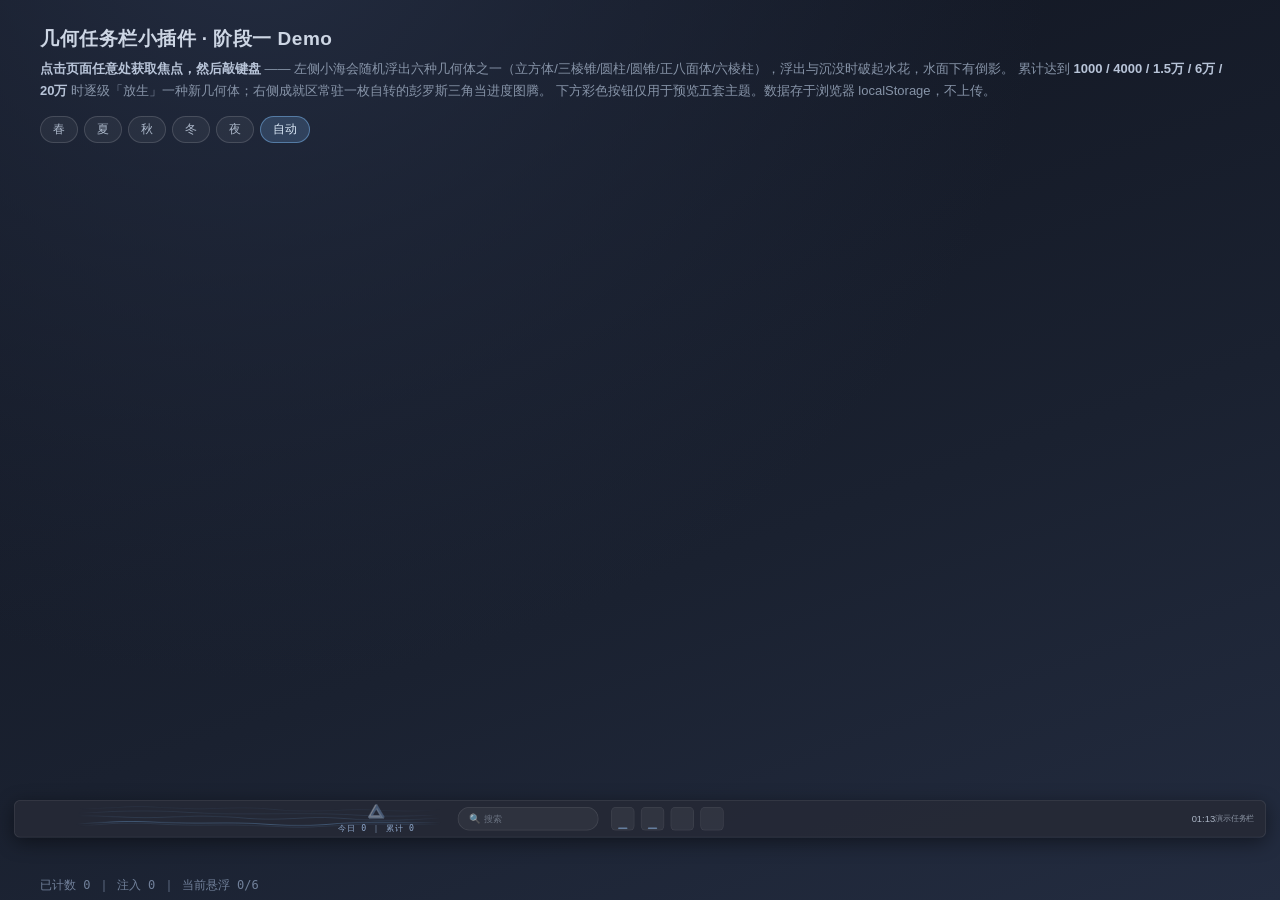
<file: 源码/index.html>
<!DOCTYPE html>
<html lang="zh-CN">
<head>
<meta charset="UTF-8">
<meta name="viewport" content="width=device-width, initial-scale=1.0">
<title>几何任务栏小插件 · 阶段一 Demo</title>
<link rel="stylesheet" href="style.css?v=20260919-8">
</head>
<body class="season-summer">

  <header class="demo-head">
    <h1>几何任务栏小插件 · 阶段一 Demo</h1>
    <p>
      <b>点击页面任意处获取焦点，然后敲键盘</b> —— 左侧小海会随机浮出六种几何体之一（立方体/三棱锥/圆柱/圆锥/正八面体/六棱柱），浮出与沉没时破起水花，水面下有倒影。
      累计达到 <b>1000 / 4000 / 1.5万 / 6万 / 20万</b> 时逐级「放生」一种新几何体；右侧成就区常驻一枚自转的彭罗斯三角当进度图腾。
      下方彩色按钮仅用于预览五套主题。数据存于浏览器 localStorage，不上传。
    </p>
    <div class="controls" id="controls">
      <button data-season="spring">春</button>
      <button data-season="summer">夏</button>
      <button data-season="autumn">秋</button>
      <button data-season="winter">冬</button>
      <button data-mode="night">夜</button>
      <button data-mode="auto">自动</button>
    </div>
  </header>

  <div class="stage">
    <div class="band-outer" id="bandOuter">
      <div class="band" id="band">
        <canvas id="bandCanvas"></canvas>

        <!-- 模拟任务栏中间内容（仅演示遮挡参考） -->
        <div class="fake-center">
          <div class="fake-search">🔍 搜索</div>
          <div class="fake-icons">
            <div class="fake-icon underline"></div>
            <div class="fake-icon underline"></div>
            <div class="fake-icon"></div>
            <div class="fake-icon"></div>
          </div>
        </div>
        <div class="fake-clock" id="fakeClock">--:--<br><span style="font-size:10px;opacity:.75">演示任务栏</span></div>

        <!-- 成就区：徽章 + 累计总数 -->
        <div class="achv">
          <div class="achv-badges" id="achvBadges"></div>
          <div class="achv-total" id="achvTotal">累计 0</div>
        </div>
      </div>
    </div>
  </div>

  <div class="demo-stats" id="demoStats">
    已计数 0 ｜ 动画丢弃 0 ｜ 当前悬浮 0/6
  </div>

  <!-- 模块（顺序依赖：config → theme/shapes/ocean/badges/keyboard → fountain/achievements） -->
  <script src="src/config.js?v=20260919-8"></script>
  <script src="src/theme.js?v=20260919-8"></script>
  <script src="src/shapes.js?v=20260919-8"></script>
  <script src="src/ocean.js?v=20260919-8"></script>
  <script src="src/badges.js?v=20260919-8"></script>
  <script src="src/keyboard-source.js?v=20260919-8"></script>
  <script src="src/fountain.js?v=20260919-8"></script>
  <script src="src/trail.js?v=20260919-8"></script>
  <script src="src/achievements.js?v=20260919-8"></script>
  <script>
  (function () {
    var cfg = GOW.config;

    // ---- 画布（dpr 高清）----
    var canvas = document.getElementById('bandCanvas');
    var dpr = Math.min(window.devicePixelRatio || 1, 2);
    canvas.width = cfg.W * dpr;
    canvas.height = cfg.H * dpr;
    var ctx = canvas.getContext('2d');
    ctx.scale(dpr, dpr);

    // ---- 自适应缩放（窗口 < 1600 时等比缩小整条带）----
    var outer = document.getElementById('bandOuter');
    var band = document.getElementById('band');
    function fit() {
      var s = Math.min(1, (window.innerWidth - 28) / cfg.W);
      outer.style.width = (cfg.W * s) + 'px';
      outer.style.height = (cfg.H * s) + 'px';
      band.style.transform = 'scale(' + s + ')';
    }
    window.addEventListener('resize', fit);
    fit();

    // ---- 成就区 DOM：永久陈列自转的彭罗斯三角（★ 2026-09-19 新语义，与桌面壳一致）----
    // 不再是「最新解锁的那枚徽章」——改为「图腾常驻 + 逐级放生几何体」：
    //   未集齐时半透明，全部放生后全亮。
    var badgesEl = document.getElementById('achvBadges');
    var totalEl = document.getElementById('achvTotal');
    var TOTEM = GOW.BADGES[GOW.BADGES.length - 1];     // 彭罗斯三角
    var totemReady = false;
    function renderBadges(unlockedCount) {
      if (!totemReady) {
        var div = document.createElement('div');
        div.className = 'badge';
        div.innerHTML = TOTEM.svg;
        badgesEl.appendChild(div);
        totemReady = true;
      }
      var done = unlockedCount >= cfg.levels.length;
      badgesEl.style.opacity = done ? '1' : '0.42';
      badgesEl.title = done
        ? '彭罗斯三角 · 几何体已全部放生'
        : '彭罗斯三角 · 已放生 ' + unlockedCount + ' / ' + cfg.levels.length + ' 种几何体';
    }

    // ★ 随机浮出池 = 基础池 + 已放生的几何体（成就驱动）
    function applyPool() {
      try { GOW.fountain.setPool(GOW.achievements.unlockedTypes()); } catch (e) { }
    }

    GOW.achievements.init({
      renderBadges: renderBadges,
      setTotal: function () { },   // 滚动动画是数字的唯一写入方（避免两次写入打架）
      onUnlock: function () { applyPool(); }   // 网页演示版：无弹窗，只放生几何体
    });
    applyPool();
    // 数字缓动从已存值起步（加载时不从 0 滚，只有增量滚动）
    dispTotal = GOW.achievements.stats().total;
    dispToday = GOW.achievements.stats().today.count;

    // ---- 键盘数据源（自动选择）----
    // 浏览器 / 阶段 2a：页面内键盘（createWebSource）
    // 阶段 2b（exe --global，WS 服务在线）：全局钩子事件（createWebSocketSource）
    // 判定：Tauri 内先尝试 WS；1.2s 内没收到任何 WS 事件 → 回退页面内键盘
    var statsEl = document.getElementById('demoStats');
    GOW.fountain.init();   // ★ 初始化 6 个喷泉槽位（漏掉会导致全部按键被丢弃）
    (function attachSource(onKey) {
      var inTauri = typeof window.__TAURI_INTERNALS__ !== 'undefined';
      if (!inTauri) {
        GOW.keyboard.createWebSource(onKey);
        return;
      }
      var wsOnline = false;
      GOW.keyboard.createWebSocketSource(
        'ws://127.0.0.1:27183',
        onKey,
        function () { wsOnline = true; }        // 连接建立即视为在线（2b）
      );
      setTimeout(function () {
        if (!wsOnline) GOW.keyboard.createWebSource(onKey);   // 2a / 无服务
      }, 1200);
    })(function (ev) {
      GOW.achievements.recordKey(ev.zone);   // 计数先行（与动画解耦）
      GOW.fountain.trySpawn(ev.zone);        // 槽满则注入，不影响计数
      GOW.trail.onKey();                     // 右侧季节粒子：随打字生成，快打多撒
    });

    // ---- 主题演示控制 ----
    var controls = document.getElementById('controls');
    function syncControls() {
      var btns = controls.querySelectorAll('button');
      for (var i = 0; i < btns.length; i++) {
        var b = btns[i];
        var active = b.dataset.mode
          ? (b.dataset.mode === 'auto' ? GOW.theme.isAuto() : (!GOW.theme.isAuto() && GOW.theme.mode() === b.dataset.mode))
          : (!GOW.theme.isAuto() && GOW.theme.mode() === 'day' && GOW.theme.season() === b.dataset.season);
        b.classList.toggle('active', !!active);
      }
    }
    controls.addEventListener('click', function (e) {
      var b = e.target.closest('button');
      if (!b) return;
      if (b.dataset.mode === 'auto') GOW.theme.setAuto();
      else if (b.dataset.mode) GOW.theme.setMode(b.dataset.mode);
      else GOW.theme.setSeason(b.dataset.season);
      syncControls();
    });

    // ---- 模拟时钟 ----
    var clockEl = document.getElementById('fakeClock');
    var lastClock = '';
    function tickClock() {
      var d = new Date();
      var s = ('0' + d.getHours()).slice(-2) + ':' + ('0' + d.getMinutes()).slice(-2);
      if (s !== lastClock) {
        lastClock = s;
        clockEl.innerHTML = s + '<br><span style="font-size:10px;opacity:.75">演示任务栏</span>';
      }
    }

    // ---- 主循环 ----
    var reduced = false;
    try { reduced = window.matchMedia('(prefers-reduced-motion: reduce)').matches; } catch (e) { }

    GOW.theme.setAuto();
    syncControls();

    var last = performance.now();
    var statAcc = 0;
    var dispTotal = 0, dispToday = 0, lastTotalTxt = '';   // 数字滚动缓动状态（init 后赋初值）
    function frame(now) {
      requestAnimationFrame(frame);   // ★ 先排下一帧：单帧异常不再杀死整片海
      try {
        var rawDt = Math.min((now - last) / 1000, 0.05);
        last = now;
        var t = now / 1000;
        var dt = reduced ? 0 : rawDt;   // reduced-motion：动画冻结，计数照常

        GOW.theme.update(rawDt, reduced);
        GOW.achievements.tick(rawDt);
        GOW.fountain.update(dt);
        GOW.trail.update(dt);

        ctx.clearRect(0, 0, cfg.W, cfg.H);
        GOW.ocean.drawWaves(ctx, t);      // 背景：随机起伏的波浪线
        GOW.fountain.draw(ctx, t);        // 几何体 + 涟漪 + 水花 + 倒影
        GOW.ocean.drawWaterline(ctx, t);  // 前景：水面线横穿几何体（浸在水里）
        GOW.trail.draw(ctx);

        // ---- 累计/今日数字缓动追值（odometer 式，0.3s 滚到位）----
        var st = GOW.achievements.stats();
        var fNum = 1 - Math.pow(0.0005, rawDt);
        dispTotal += (st.total - dispTotal) * fNum;
        dispToday += (st.today.count - dispToday) * fNum;
        var txt = '今日 ' + Math.round(dispToday).toLocaleString('zh-CN') +
          ' ｜ 累计 ' + Math.round(dispTotal).toLocaleString('zh-CN');
        if (txt !== lastTotalTxt) {
          lastTotalTxt = txt;
          totalEl.textContent = txt;
        }

        // 成就区颜色跟随主题 solid
        badgesEl.style.color = GOW.theme.rgb(GOW.theme.display.solid, 0.95);
        totalEl.style.color = GOW.theme.rgb(GOW.theme.display.solid, 0.9);

        tickClock();

        // 状态行（0.25s 刷一次足够）
        statAcc += rawDt;
        if (statAcc > 0.25) {
          statAcc = 0;
          statsEl.textContent = '已计数 ' + GOW.achievements.stats().total +
            ' ｜ 注入 ' + GOW.fountain.injected() +
            ' ｜ 当前悬浮 ' + GOW.fountain.activeCount() + '/' + cfg.fountain.slots;
        }
      } catch (e) { /* 单帧异常静默丢弃，主循环保活（与 shell.html 同策略） */ }
    }
    requestAnimationFrame(frame);

    // ---- 退出前落盘 ----
    window.addEventListener('pagehide', function () { GOW.achievements.flush(); });
    document.addEventListener('visibilitychange', function () {
      if (document.hidden) GOW.achievements.flush();
    });
  })();
  </script>
</body>
</html>
</file>
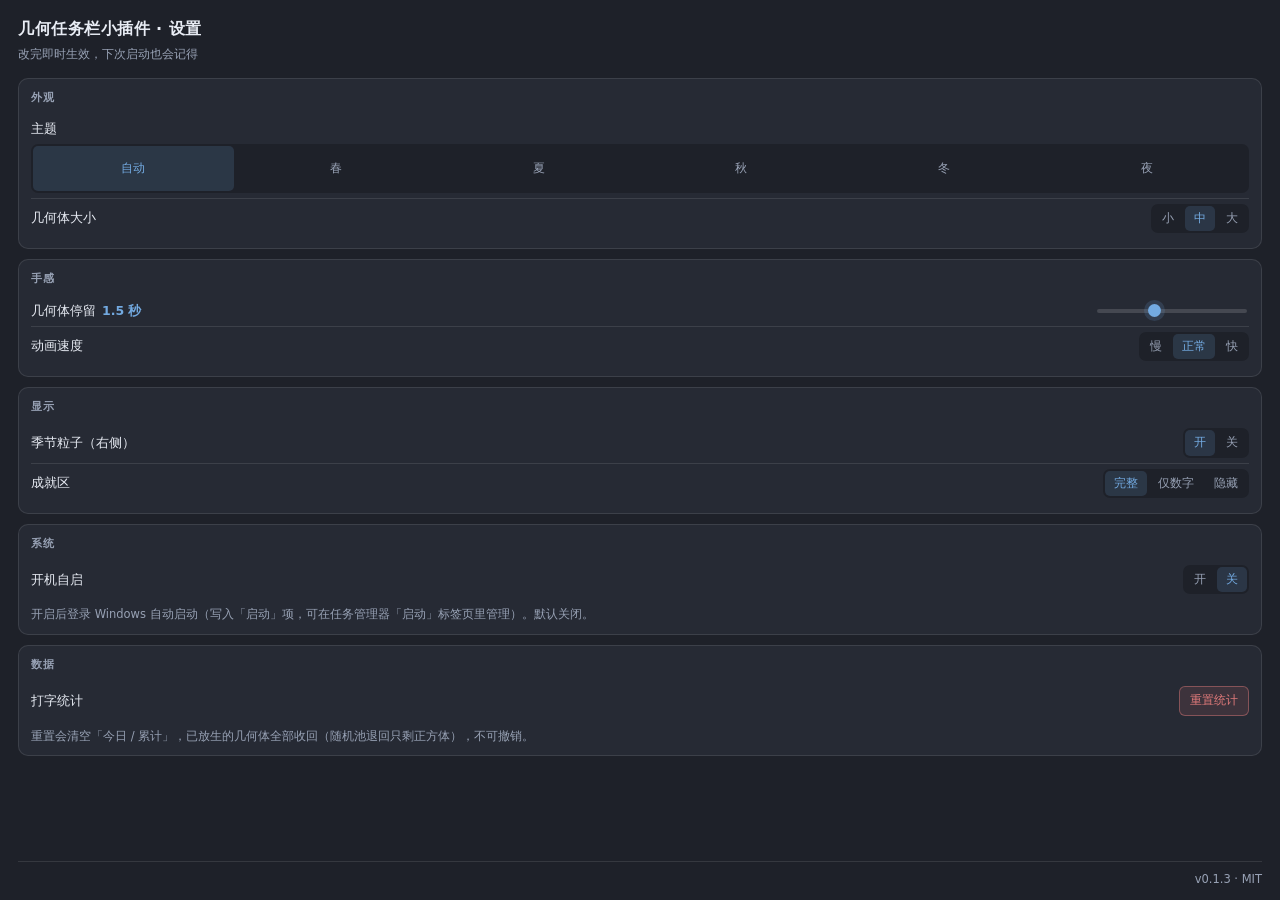
<file: 源码/settings.html>
<!DOCTYPE html>
<html lang="zh-CN">
<head>
<meta charset="utf-8">
<title>几何任务栏小插件 · 设置</title>
<style>
  :root {
    --bg: #1e2129;
    --card: #262a34;
    --line: rgba(255, 255, 255, 0.10);
    --line-strong: rgba(255, 255, 255, 0.18);
    --fg: #e8ecf4;
    --fg-dim: #97a1b4;
    --accent: #73aae1;
    --accent-dim: rgba(115, 170, 225, 0.16);
    --danger: #e07a7a;
  }
  * { box-sizing: border-box; }
  html, body {
    margin: 0; padding: 0; height: 100%;
    background: var(--bg); color: var(--fg);
    font: 13px/1.6 "Microsoft YaHei UI", "Segoe UI", system-ui, sans-serif;
    user-select: none;
  }
  .wrap { padding: 16px 18px 12px; display: flex; flex-direction: column; height: 100%; }
  header { margin-bottom: 14px; }
  h1 { margin: 0; font-size: 16px; font-weight: 600; letter-spacing: .5px; }
  .sub { margin: 3px 0 0; color: var(--fg-dim); font-size: 12px; }

  section {
    background: var(--card);
    border: 1px solid var(--line);
    border-radius: 10px;
    padding: 10px 12px;
    margin-bottom: 10px;
  }
  h2 {
    margin: 0 0 8px; font-size: 11px; font-weight: 600;
    color: var(--fg-dim); letter-spacing: 1.4px; text-transform: uppercase;
  }
  .row { display: flex; flex-wrap: wrap; align-items: center; justify-content: space-between; gap: 6px 10px; padding: 5px 0; }
  .row + .row { border-top: 1px solid var(--line); }
  /* 主题那行按钮多（6 个），改成「标签在上、控件占满整行」免得横向溢出 */
  .row.col { flex-direction: column; align-items: stretch; gap: 5px; }
  .row.col .seg { justify-content: space-between; }
  .row.col .seg button { flex: 1; text-align: center; }
  label { color: var(--fg); font-size: 12.5px; }
  label b { color: var(--accent); font-weight: 600; margin-left: 2px; }

  .seg { display: flex; flex-wrap: wrap; gap: 2px; background: rgba(0, 0, 0, .22); border-radius: 7px; padding: 2px; }
  .seg button {
    border: 0; background: transparent; color: var(--fg-dim);
    font: inherit; font-size: 12px; padding: 3px 9px; border-radius: 5px;
    cursor: pointer; transition: background .15s, color .15s;
  }
  .seg button:hover { color: var(--fg); }
  .seg button.on { background: var(--accent-dim); color: var(--accent); }

  input[type=range] {
    -webkit-appearance: none; appearance: none;
    width: 150px; height: 4px; border-radius: 2px;
    background: rgba(255, 255, 255, .14); outline: none;
  }
  input[type=range]::-webkit-slider-thumb {
    -webkit-appearance: none; width: 13px; height: 13px; border-radius: 50%;
    background: var(--accent); cursor: pointer;
    box-shadow: 0 0 0 4px rgba(115, 170, 225, .16);
  }

  button.danger {
    border: 1px solid rgba(224, 122, 122, .45);
    background: rgba(224, 122, 122, .12); color: var(--danger);
    font: inherit; font-size: 12px; padding: 4px 10px; border-radius: 6px; cursor: pointer;
  }
  button.danger:hover { background: rgba(224, 122, 122, .22); }
  button.danger.arm { background: rgba(224, 122, 122, .3); color: #fff; }

  .hint { margin: 6px 0 0; font-size: 11.5px; color: var(--fg-dim); }

  footer {
    margin-top: auto; padding-top: 8px; border-top: 1px solid var(--line);
    display: flex; justify-content: space-between; align-items: center;
    font-size: 11.5px; color: var(--fg-dim);
  }
  #saveState.ok { color: var(--accent); }
  a { color: var(--fg-dim); text-decoration: none; }
  a:hover { color: var(--accent); }
</style>
</head>
<body>
<div class="wrap">
  <header>
    <h1>几何任务栏小插件 · 设置</h1>
    <p class="sub">改完即时生效，下次启动也会记得</p>
  </header>

  <section>
    <h2>外观</h2>
    <div class="row col">
      <label>主题</label>
      <div class="seg" id="segTheme">
        <button data-v="auto">自动</button>
        <button data-v="spring">春</button>
        <button data-v="summer">夏</button>
        <button data-v="autumn">秋</button>
        <button data-v="winter">冬</button>
        <button data-v="night">夜</button>
      </div>
    </div>
    <div class="row">
      <label>几何体大小</label>
      <div class="seg" id="segScale">
        <button data-v="0.26">小</button>
        <button data-v="0.32">中</button>
        <button data-v="0.38">大</button>
      </div>
    </div>
  </section>

  <section>
    <h2>手感</h2>
    <div class="row">
      <label>几何体停留 <b id="idleVal">1.5 秒</b></label>
      <input type="range" id="idle" min="0.6" max="3" step="0.1" value="1.5">
    </div>
    <div class="row">
      <label>动画速度</label>
      <div class="seg" id="segSpeed">
        <button data-v="0.6">慢</button>
        <button data-v="1">正常</button>
        <button data-v="1.5">快</button>
      </div>
    </div>
  </section>

  <section>
    <h2>显示</h2>
    <div class="row">
      <label>季节粒子（右侧）</label>
      <div class="seg" id="segTrail">
        <button data-v="1">开</button>
        <button data-v="0">关</button>
      </div>
    </div>
    <div class="row">
      <label>成就区</label>
      <div class="seg" id="segHud">
        <button data-v="full">完整</button>
        <button data-v="numbers">仅数字</button>
        <button data-v="none">隐藏</button>
      </div>
    </div>
  </section>

  <section>
    <h2>系统</h2>
    <div class="row">
      <label>开机自启</label>
      <div class="seg" id="segAuto">
        <button data-v="1">开</button>
        <button data-v="0">关</button>
      </div>
    </div>
    <p class="hint">开启后登录 Windows 自动启动（写入「启动」项，可在任务管理器「启动」标签页里管理）。默认关闭。</p>
  </section>

  <section>
    <h2>数据</h2>
    <div class="row">
      <label>打字统计</label>
      <button class="danger" id="reset">重置统计</button>
    </div>
    <p class="hint" id="resetHint">重置会清空「今日 / 累计」，已放生的几何体全部收回（随机池退回只剩正方体），不可撤销。</p>
  </section>

  <footer>
    <span id="saveState"></span>
    <a href="https://github.com/dustcpu/Geometric-Counter" target="_blank" rel="noopener">v0.1.3 · MIT</a>
  </footer>
</div>

<script>
(function () {
  'use strict';

  var DEFAULTS = {
    theme: 'auto',
    idleTime: 1.5,
    speed: 1,
    scale: 0.32,
    trail: 1,
    hud: 'full',
    autostart: 0
  };
  var S = Object.assign({}, DEFAULTS);
  var saveState = document.getElementById('saveState');
  var saveTimer = null;

  function invoke(cmd, args) {
    var t = window.__TAURI_INTERNALS__;
    if (!t || !t.invoke) return Promise.reject(new Error('no tauri'));
    return t.invoke(cmd, args || {});
  }

  // ---- 分段按钮 ----
  function paintSeg(id, value) {
    var box = document.getElementById(id);
    var btns = box.querySelectorAll('button');
    for (var i = 0; i < btns.length; i++) {
      btns[i].classList.toggle('on', btns[i].dataset.v === String(value));
    }
  }
  function bindSeg(id, key) {
    var box = document.getElementById(id);
    box.addEventListener('click', function (ev) {
      var b = ev.target.closest('button');
      if (!b) return;
      S[key] = b.dataset.v;
      paintSeg(id, S[key]);
      save();
    });
  }

  function paintAll() {
    paintSeg('segTheme', S.theme);
    paintSeg('segScale', String(S.scale));
    paintSeg('segSpeed', String(S.speed));
    paintSeg('segTrail', String(S.trail));
    paintSeg('segHud', S.hud);
    paintSeg('segAuto', String(S.autostart));
    document.getElementById('idle').value = S.idleTime;
    document.getElementById('idleVal').textContent = Number(S.idleTime).toFixed(1) + ' 秒';
  }

  // ---- 保存（防抖 200ms）----
  function save() {
    clearTimeout(saveTimer);
    saveTimer = setTimeout(function () {
      invoke('save_settings', { json: JSON.stringify(S) }).then(function () {
        saveState.textContent = '已同步 ✓';
        saveState.classList.add('ok');
        setTimeout(function () { saveState.classList.remove('ok'); }, 1200);
      }).catch(function () {
        saveState.textContent = '保存失败';
      });
    }, 200);
  }

  // ---- 载入 ----
  var load = (window.__OCEAN_SETTINGS && typeof window.__OCEAN_SETTINGS === 'object')
    ? Promise.resolve(window.__OCEAN_SETTINGS)
    : invoke('get_settings').then(function (s) {
        try { return JSON.parse(s || '{}'); } catch (e) { return {}; }
      });

  load.then(function (obj) {
    S = Object.assign({}, DEFAULTS, obj || {});
    // 归一化数值（避免旧配置里的字符串混进来）
    S.idleTime = Math.min(3, Math.max(0.6, Number(S.idleTime) || DEFAULTS.idleTime));
    S.speed = Number(S.speed) || 1;
    S.scale = Number(S.scale) || DEFAULTS.scale;
    S.trail = String(S.trail) === '0' ? 0 : 1;
    S.autostart = String(S.autostart) === '1' ? 1 : 0;
    paintAll();
  }).catch(function () {
    paintAll();     // 拉不到设置（比如直接用浏览器打开预览）也按默认值渲染
  });

  bindSeg('segTheme', 'theme');
  bindSeg('segScale', 'scale');
  bindSeg('segSpeed', 'speed');
  bindSeg('segTrail', 'trail');
  bindSeg('segHud', 'hud');
  bindSeg('segAuto', 'autostart');

  var idle = document.getElementById('idle');
  idle.addEventListener('input', function () {
    S.idleTime = Number(idle.value);
    document.getElementById('idleVal').textContent = S.idleTime.toFixed(1) + ' 秒';
    save();
  });

  // ---- 重置统计（二次确认）----
  var resetBtn = document.getElementById('reset');
  var armed = false;
  resetBtn.addEventListener('click', function () {
    if (!armed) {
      armed = true;
      resetBtn.classList.add('arm');
      resetBtn.textContent = '再点一次确认';
      setTimeout(function () {
        armed = false;
        resetBtn.classList.remove('arm');
        resetBtn.textContent = '重置统计';
      }, 4000);
      return;
    }
    armed = false;
    resetBtn.classList.remove('arm');
    resetBtn.textContent = '重置统计';
    invoke('reset_stats').then(function () {
      saveState.textContent = '统计已重置';
    }).catch(function () {
      saveState.textContent = '重置失败';
    });
  });
})();
</script>
</body>
</html>
</file>
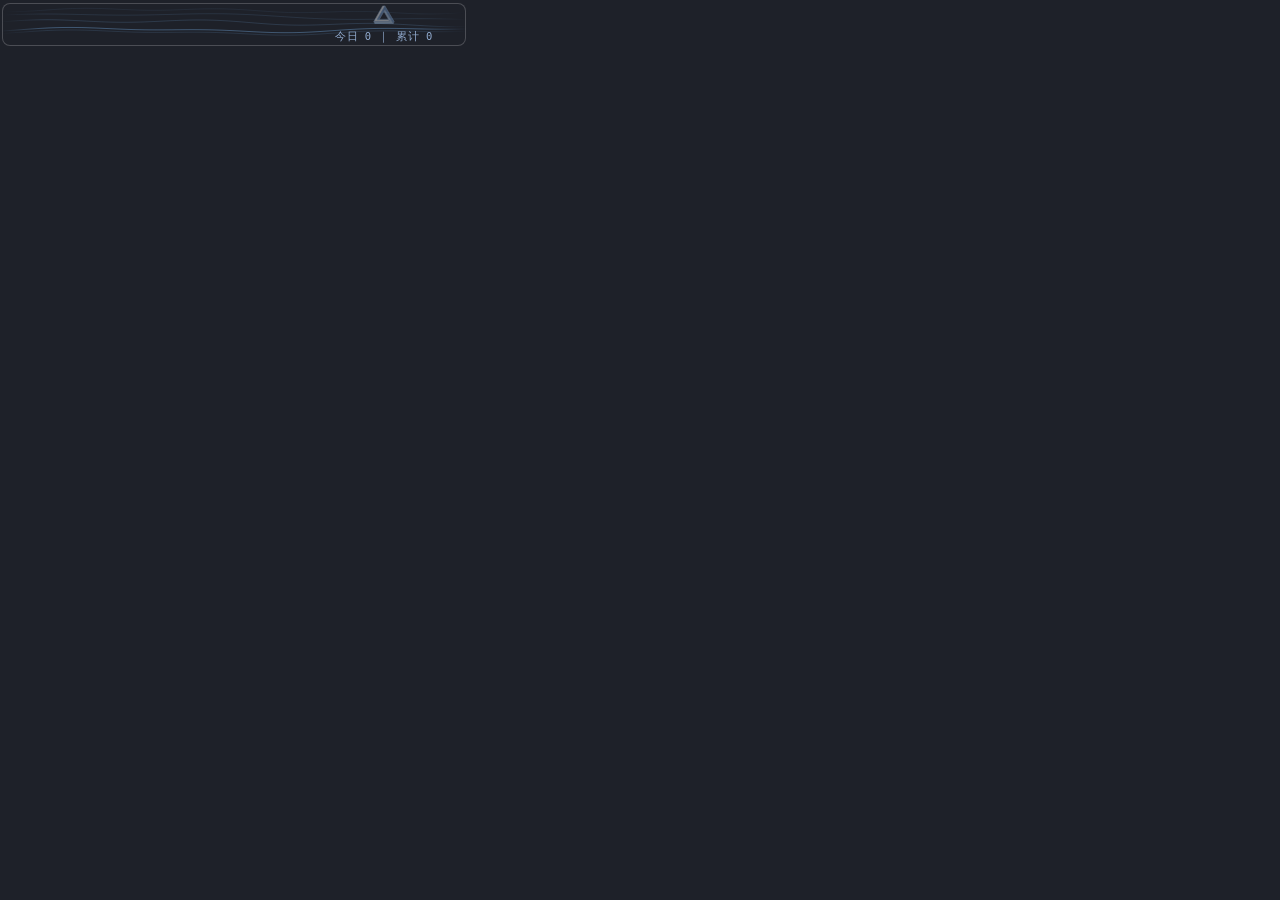
<file: 源码/shell.html>
<!DOCTYPE html>
<html lang="zh-CN">
<head>
<meta charset="UTF-8">
<title>几何任务栏小插件</title>
<link rel="stylesheet" href="style.css?v=20260919-8">
<script>
// 页面 JS 崩溃哨兵：把错误写进窗口标题，供外部探针读取（桌面壳无控制台）
window.onerror = function (msg, src, line) {
  try { document.title = 'JSERR L' + line + ': ' + msg; } catch (e) { }
};
</script>
<style>
  /* ============ 桌面壳专用样式（仅覆盖必要项）============
     窗口覆盖 78–1290（逻辑 1212×48），中间 546–1043 由 Rust 侧的窗口区域挖空。
     视觉走 Win11 卡片风：两块圆角小板 + 1px 微光描边，击键时描边短暂高亮。
     画布沿用全带坐标系，canvas 用 ctx.translate(-78, 0) 平移对齐。 */
  html, body { margin: 0; padding: 0; background: #1e2129; overflow: hidden; }
  .band-outer { position: absolute; top: 0; left: 0; }
  .band {
    width: 1212px;                   /* = 窗口宽（78→1290） */
    height: 48px;
    border-radius: 0;
    border: none;
    box-shadow: none;
    background: transparent;
  }

  /* ---- Win11 卡片：只有左侧海面卡（描边+悬停高亮）----
     右侧粒子区：无描边、无高亮，只有深色底 + 粒子（底色即 body 色） */
  .plate {
    position: absolute;
    top: 3px;
    height: calc(100% - 5px);        /* 与 region 内缩一致：顶 3 / 底 2 */
    background: #1e2129;
    border: 1px solid rgba(255, 255, 255, 0.20);
    border-radius: 8px;
    box-sizing: border-box;
    pointer-events: none;
    z-index: 0;
    /* ★ 描边亮度必须整圈一致（Dust 2026-09-19）：
       试过「两端渐隐」（方案③：中段亮、端部弱）——实机看反而亮度不匀、更奇怪，已撤销。
       这里**不要**再加 mask / 渐变；要高亮就整圈一起亮（见 tickGlow）。 */
  }
  #plateLeft  { left: 2px;   width: 464px; }   /* region 左板 2..466 */
  /* 图腾亮度随解锁进度平滑变化（未集齐半透明 → 全放生全亮） */
  .achv-badges { transition: opacity .8s ease; }
  .band canvas { z-index: 1; }
  .achv { z-index: 2; }
  .achv { left: 300px; }             /* 378(带坐标) − 78(窗口偏移) = 300 */
</style>
</head>
<body>
  <div class="band-outer" id="bandOuter">
    <div class="band" id="band">
      <div class="plate" id="plateLeft"></div>
      <canvas id="bandCanvas"></canvas>

      <!-- 成就区：徽章（单枚陈列）+ 今日/累计 -->
      <div class="achv">
        <div class="achv-badges" id="achvBadges"></div>
        <div class="achv-total" id="achvTotal">今日 0 ｜ 累计 0</div>
      </div>
    </div>
  </div>

  <!-- 模块（顺序依赖：config → theme/shapes/ocean/badges/keyboard → fountain/achievements） -->
  <script src="src/config.js?v=20260919-8"></script>
  <script src="src/theme.js?v=20260919-8"></script>
  <script src="src/shapes.js?v=20260919-8"></script>
  <script src="src/ocean.js?v=20260919-8"></script>
  <script src="src/badges.js?v=20260919-8"></script>
  <script src="src/keyboard-source.js?v=20260919-8"></script>
  <script src="src/fountain.js?v=20260919-8"></script>
  <script src="src/trail.js?v=20260919-8"></script>
  <script src="src/achievements.js?v=20260919-8"></script>
  <script>
  (function () {
    var cfg = GOW.config;
    var WINX = cfg.zone.x;      // 窗口左缘（逻辑）——Rust 侧按任务栏实测布局动态决定
    var WINW = 1212;            // 窗口宽（逻辑）——同上

    var canvas = document.getElementById('bandCanvas');
    var ctx = canvas.getContext('2d');
    var dpr = Math.min(window.devicePixelRatio || 1, 2);
    var outer = document.getElementById('bandOuter');
    var band = document.getElementById('band');
    var plateLeft = document.getElementById('plateLeft');
    var achvEl = document.querySelector('.achv');

    // ---- 画布几何：随布局重设（改 width 会重置变换，所以每次重设 setTransform）----
    function setCanvasGeometry() {
      canvas.width = WINW * dpr;
      canvas.height = cfg.H * dpr;
      ctx.setTransform(dpr, 0, 0, dpr, -WINX * dpr, 0);   // 平移对齐全带坐标系
    }

    // ---- 尺寸自适应（正常 s=1；防御性保留）----
    function fit() {
      var s = Math.min(1, window.innerWidth / WINW, window.innerHeight / cfg.H);
      outer.style.width = (WINW * s) + 'px';
      outer.style.height = (cfg.H * s) + 'px';
      band.style.transform = 'scale(' + s + ')';
    }

    // ---- 自适应布局：Rust 实测任务栏（开始按钮 / 托盘 位置）后推过来 ----
    //     解决「换台电脑分辨率不同 → 卡片压住图标」的问题；同时兼作分辨率变化重定位。
    var lastLayoutRev = -1;
    function applyLayout(L) {
      WINX = L.winX;
      WINW = L.winW;
      cfg.zone.x = L.zoneX;
      cfg.zone.width = L.zoneW;
      cfg.fountain.x = cfg.zone.x;
      cfg.achievements.x = cfg.zone.x + cfg.fountain.width;
      cfg.rightZone.x = L.rightX;
      cfg.rightZone.width = L.rightW;
      setCanvasGeometry();
      fit();
      // 取整：描边落在整像素上才清晰、四边亮度才一致
      //（小数位置会让竖边落在半像素上发虚，看上去比上下两条横线暗）
      plateLeft.style.left = Math.round(L.zoneX - L.winX) + 'px';
      plateLeft.style.width = Math.round(L.zoneW) + 'px';
      achvEl.style.left = Math.round(cfg.achievements.x - L.winX) + 'px';
      GOW.fountain.init();     // 区域变了 → 槽位重建（旧几何体绝对坐标已失效）
    }

    setCanvasGeometry();
    window.addEventListener('resize', fit);
    fit();

    // Rust 只在布局变化时改动 rev；这里 300ms 轮询，晚加载也能拿到
    setInterval(function () {
      var L = window.__LAYOUT;
      if (L && L.rev !== lastLayoutRev) {
        lastLayoutRev = L.rev;
        try { applyLayout(L); } catch (e) { }
      }
    }, 300);

    // ---- 成就区 DOM：永久陈列自转的彭罗斯三角（★ 2026-09-19 新语义）----
    // 不再是「最新解锁的那枚徽章」——徽章轮换取消，改为「图腾常驻 + 逐级放生几何体」：
    //   未集齐时图腾半透明，全部放生后全亮；右下角仍是今日/累计数字。
    var badgesEl = document.getElementById('achvBadges');
    var totalEl = document.getElementById('achvTotal');
    var TOTEM = GOW.BADGES[GOW.BADGES.length - 1];     // 彭罗斯三角
    var totemReady = false;
    function renderBadges(unlockedCount) {
      if (!totemReady) {
        var div = document.createElement('div');
        div.className = 'badge';
        div.innerHTML = TOTEM.svg;
        badgesEl.appendChild(div);
        totemReady = true;
      }
      var done = unlockedCount >= cfg.levels.length;
      badgesEl.style.opacity = done ? '1' : '0.42';
      badgesEl.title = done
        ? '彭罗斯三角 · 几何体已全部放生'
        : '彭罗斯三角 · 已放生 ' + unlockedCount + ' / ' + cfg.levels.length + ' 种几何体';
    }

    // ---- 存档：桌面版双写（localStorage + JSON 文件）----
    //     文件由 Rust 写：%LOCALAPPDATA%\GeometricCounter\stats.json
    //     连接时 Rust 会把文件内容以 { init: {...} } 推回来 → 单调合并，不会倒扣进度
    var wsHandle = null;
    function desktopStorage() {
      return {
        load: function () {
          try { return JSON.parse(localStorage.getItem(cfg.storageKey) || 'null'); }
          catch (e) { return null; }
        },
        save: function (s) {
          try { localStorage.setItem(cfg.storageKey, JSON.stringify(s)); } catch (e) { }
          if (wsHandle && wsHandle.send) wsHandle.send(JSON.stringify(s));
        }
      };
    }

    // ★ 随机浮出池 = 基础池 + 已放生的几何体（成就驱动）
    function applyPool() {
      try { GOW.fountain.setPool(GOW.achievements.unlockedTypes()); } catch (e) { }
    }

    GOW.achievements.init({
      renderBadges: renderBadges,
      setTotal: function () { },
      storage: (typeof window.__TAURI_INTERNALS__ !== 'undefined') ? desktopStorage() : null,
      // 只在「实时升到新级别」时触发：放生新几何体 + 弹小窗（启动补算/存档合并不触发）
      onUnlock: function (lv) {
        applyPool();
        if (typeof window.__TAURI_INTERNALS__ !== 'undefined') {
          try {
            window.__TAURI_INTERNALS__.invoke('show_unlock', { level: lv }).catch(function () { });
          } catch (e) { }
        }
      }
    });
    applyPool();
    var dispTotal = GOW.achievements.stats().total;
    var dispToday = GOW.achievements.stats().today.count;
    var lastTotalTxt = '';
    var lastBadgeColor = '', lastTotalColor = '';   // 颜色写入守卫（见主循环末尾）

    // ---- 键盘数据源（自动选择）----
    // 2a（默认）：WS 不在线 → 回退页面内键盘（点击窗口获取焦点后敲键有效）
    // 2b（--global，WS 服务在线）：全局钩子事件接管（无需焦点）
    GOW.fountain.init();
    (function attachSource(onKey) {
      var inTauri = typeof window.__TAURI_INTERNALS__ !== 'undefined';
      if (!inTauri) {
        GOW.keyboard.createWebSource(onKey);
        return;
      }
      var wsOnline = false;
      wsHandle = GOW.keyboard.createWebSocketSource(
        'ws://127.0.0.1:27183',
        onKey,
        function () { wsOnline = true; },              // 连接建立即视为在线（2b）
        function (msg) {                               // 非按键消息：JSON 存档
          if (msg && msg.init) GOW.achievements.merge(msg.init);
        }
      );
      setTimeout(function () {
        if (!wsOnline) GOW.keyboard.createWebSource(onKey);   // 2a / 无服务
      }, 1200);
    })(function (ev) {
      GOW.achievements.recordKey(ev.zone);
      GOW.fountain.trySpawn(ev.zone);
      if (trailOn) GOW.trail.onKey();
      bumpGlow();
    });

    // ---- 描边高亮：悬停常亮（Rust 推送 __OCEAN_HOVER）+ 击键脉冲，取较强者 ----
    var plates = [
      document.getElementById('plateLeft')   // 右板已去卡化——只有左卡参与高亮
    ];
    var hoverOn = false, keyT = 0, glowReset = true;
    function bumpGlow() { keyT = 1; glowReset = false; }
    setInterval(function () {
      var v = window.__OCEAN_HOVER === true;
      if (v !== hoverOn) { hoverOn = v; glowReset = false; }
    }, 100);
    function tickGlow(rawDt) {
      if (keyT > 0) keyT = Math.max(0, keyT - rawDt / 0.35);
      var g = hoverOn ? 1 : keyT;            // 悬停常亮 ≥ 击键脉冲
      if (g <= 0) {
        if (!glowReset) {                    // 归位一次即可，避免每帧写样式
          for (var i = 0; i < plates.length; i++) {
            plates[i].style.borderColor = 'rgba(255,255,255,0.20)';
            plates[i].style.boxShadow = 'none';
          }
          glowReset = true;
        }
        return;
      }
      // 基线 0.20 与 .plate 的静态描边一致；高亮时两端仍会被 mask 按同比例弱化（自然收束）
      var b = 'rgba(255,255,255,' + (0.20 + 0.24 * g).toFixed(3) + ')';
      // 内发光（inset）：外发光会被不透明窗口的 region 裁掉，只有画在卡内才可见
      var sh = 'inset 0 0 9px rgba(115,170,225,' + (0.45 * g).toFixed(3) + ')';
      for (var j = 0; j < plates.length; j++) {
        plates[j].style.borderColor = b;
        plates[j].style.boxShadow = sh;
      }
      glowReset = false;
    }

    // ---- 主循环 ----
    var reduced = false;
    try { reduced = window.matchMedia('(prefers-reduced-motion: reduce)').matches; } catch (e) { }

    GOW.theme.setAuto();

    // ---- 设置（双击海面打开的设置面板）：启动时经 IPC 拉取，保存时由 Rust 推过来 ----
    var trailOn = true, hudMode = 'full', hudApplied = '';
    function applyHud() {
      if (hudMode === hudApplied) return;
      hudApplied = hudMode;
      badgesEl.style.display = (hudMode === 'full') ? '' : 'none';
      totalEl.style.display = (hudMode === 'none') ? 'none' : '';
    }
    function applySettings(s) {
      if (!s || typeof s !== 'object') return;
      // 主题
      var th = String(s.theme || 'auto');
      if (th === 'auto') GOW.theme.setAuto();
      else if (th === 'night') GOW.theme.setMode('night');
      else if (th === 'spring' || th === 'summer' || th === 'autumn' || th === 'winter') GOW.theme.setSeason(th);
      // 悬停存活时长（打字注入可续命）
      var idle = Number(s.idleTime);
      if (idle >= 0.6 && idle <= 3) cfg.idleTime = idle;
      // 动画速度：只缩放浮出与落下，停留时长不受影响
      var sp = Number(s.speed);
      if (sp >= 0.5 && sp <= 2) { cfg.riseDur = 0.4 * sp; cfg.fallDur = 0.4 * sp; }
      // 几何体大小（对之后浮出的生效）
      var sc = Number(s.scale);
      if (sc >= 0.2 && sc <= 0.45) cfg.scale = sc;
      // 季节粒子开关
      trailOn = !(String(s.trail) === '0');
      // 成就区显示
      hudMode = String(s.hud || 'full');
      applyHud();
    }
    if (typeof window.__TAURI_INTERNALS__ !== 'undefined') {
      window.__TAURI_INTERNALS__.invoke('get_settings').then(function (txt) {
        try { applySettings(JSON.parse(txt || '{}')); } catch (e) { }
      }).catch(function () { });
    }
    // 设置面板保存后 Rust 会 eval 到本窗口 → 检测变化并应用
    var lastSettingsJson = '';
    setInterval(function () {
      var s = window.__OCEAN_SETTINGS;
      if (!s) return;
      var j;
      try { j = JSON.stringify(s); } catch (e) { return; }
      if (j === lastSettingsJson) return;
      lastSettingsJson = j;
      applySettings(s);
    }, 300);
    // 设置面板点了「重置统计」
    setInterval(function () {
      if (window.__OCEAN_RESET) {
        window.__OCEAN_RESET = 0;
        try {
          GOW.achievements.reset();
          applyPool();                 // 进度清零 → 随机池退回「只有正方体」
          dispTotal2 = 0;
          dispToday2 = 0;
          lastTotalTxt = '';
        } catch (e) { }
      }
    }, 300);

    var last = performance.now();
    var dispTotal2 = dispTotal, dispToday2 = dispToday;
    function frame(now) {
      requestAnimationFrame(frame);   // ★ 先排下一帧：单帧异常不再杀死整片海
      try {
        var rawDt = Math.min((now - last) / 1000, 0.05);
        last = now;
        var t = now / 1000;
        var dt = reduced ? 0 : rawDt;

        GOW.theme.update(rawDt, reduced);
        GOW.achievements.tick(rawDt);
        GOW.fountain.update(dt);
        if (trailOn) GOW.trail.update(dt);
        tickGlow(rawDt);

        // 清屏：覆盖整个窗口宽（左右两块区域）
        ctx.clearRect(WINX, 0, WINW, cfg.H);
        GOW.ocean.drawWaves(ctx, t);
        GOW.fountain.draw(ctx, t);
        GOW.ocean.drawWaterline(ctx, t);
        if (trailOn) GOW.trail.draw(ctx);
        else GOW.trail.clear();   // 关掉粒子：清空池（幂等，无副作用）

        // 今日/累计数字缓动追值
        var st = GOW.achievements.stats();
        var fNum = 1 - Math.pow(0.0005, rawDt);
        dispTotal2 += (st.total - dispTotal2) * fNum;
        dispToday2 += (st.today.count - dispToday2) * fNum;
        var txt = '今日 ' + Math.round(dispToday2).toLocaleString('zh-CN') +
          ' ｜ 累计 ' + Math.round(dispTotal2).toLocaleString('zh-CN');
        if (txt !== lastTotalTxt) {
          lastTotalTxt = txt;
          totalEl.textContent = txt;
        }

        // 颜色只在真的变了才写（原实现每帧写 2 次 style → 60×2 次/秒无谓的样式失效）
        var colB = GOW.theme.rgb(GOW.theme.display.solid, 0.95);
        if (colB !== lastBadgeColor) { lastBadgeColor = colB; badgesEl.style.color = colB; }
        var colT = GOW.theme.rgb(GOW.theme.display.solid, 0.9);
        if (colT !== lastTotalColor) { lastTotalColor = colT; totalEl.style.color = colT; }
      } catch (e) {
        // 崩溃哨兵：首个异常写进窗口标题供探针远程读取，后续静默丢帧
        try {
          if (!window.__frameErrLogged) {
            window.__frameErrLogged = 1;
            document.title = 'JSERR frame: ' + (e && e.message ? e.message : e);
          }
        } catch (e2) { }
      }
    }
    requestAnimationFrame(frame);
  })();
  </script>
</body>
</html>
</file>
<file: 源码/style.css>
/* ============================================================
   几何任务栏小插件 · style.css
   阶段一：模拟任务栏演示页。
   .band 段即未来的半透明覆盖窗口（1600×48）。
   彭罗斯三角关键帧完整复刻几何岛屿 style.css:1509+。
   ============================================================ */

:root {
  --blue-200: #b8d4f0;
  --blue-500: #6b95c8;
  --desktop-0: #10141f;
  --desktop-1: #1a2130;
  --desktop-2: #232c40;
}

* { box-sizing: border-box; }

html, body {
  margin: 0;
  padding: 0;
  min-height: 100vh;
}

body {
  font-family: "Segoe UI", "Microsoft YaHei", sans-serif;
  background:
    radial-gradient(ellipse at 20% -10%, var(--desktop-2) 0%, transparent 55%),
    linear-gradient(160deg, var(--desktop-0) 0%, var(--desktop-1) 60%, var(--desktop-2) 100%);
  color: #cdd6e4;
  overflow-x: hidden;
}

/* ---- 顶部说明与演示控制 ---- */
.demo-head {
  max-width: 1240px;
  margin: 0 auto;
  padding: 26px 20px 10px;
}
.demo-head h1 {
  font-size: 19px;
  font-weight: 600;
  margin: 0 0 6px;
  letter-spacing: 0.5px;
}
.demo-head p {
  font-size: 13px;
  color: #8794a8;
  margin: 0 0 14px;
  line-height: 1.7;
}
.demo-head p b { color: #b8c4d8; font-weight: 600; }

.controls {
  display: flex;
  gap: 6px;
  flex-wrap: wrap;
}
.controls button {
  font: inherit;
  font-size: 12px;
  padding: 4px 12px;
  border-radius: 999px;
  border: 1px solid rgba(255,255,255,0.14);
  background: rgba(255,255,255,0.05);
  color: #aab6c8;
  cursor: pointer;
  transition: background .15s, color .15s;
}
.controls button:hover { background: rgba(255,255,255,0.10); color: #dfe7f2; }
.controls button.active {
  background: rgba(115,170,225,0.22);
  border-color: rgba(115,170,225,0.55);
  color: #d8e6f5;
}

/* ---- 舞台：模拟桌面 ---- */
.stage {
  display: flex;
  justify-content: center;
  align-items: flex-end;
  min-height: calc(100vh - 190px);
  padding: 20px 12px 26px;
}

.band-outer { position: relative; }

/* 模拟任务栏段 = 未来的半透明覆盖窗口 */
.band {
  width: 1600px;
  height: 48px;
  position: relative;
  border-radius: 8px;
  background: rgba(38, 41, 54, 0.88);
  border: 1px solid rgba(255,255,255,0.09);
  box-shadow: 0 6px 24px rgba(0,0,0,0.45);
  overflow: hidden;
  transform-origin: top left;
}

.band canvas {
  position: absolute;
  inset: 0;
  width: 100%;
  height: 100%;
  display: block;
}

/* ---- 模拟任务栏中间内容（仅为演示遮挡参考，可无视）---- */
.fake-center {
  position: absolute;
  left: 566px;
  width: 477px;
  top: 0;
  bottom: 0;
  display: flex;
  align-items: center;
  gap: 10px;
  pointer-events: none;
  opacity: 0.85;
}
.fake-search {
  width: 180px;
  height: 30px;
  border-radius: 15px;
  border: 1px solid rgba(255,255,255,0.12);
  background: rgba(255,255,255,0.06);
  font-size: 12px;
  color: #77808f;
  display: flex;
  align-items: center;
  padding: 0 14px;
  gap: 7px;
}
.fake-icons { display: flex; gap: 8px; margin-left: 6px; }
.fake-icon {
  width: 30px;
  height: 30px;
  border-radius: 6px;
  background: rgba(255,255,255,0.07);
  border: 1px solid rgba(255,255,255,0.08);
}
.fake-icon.underline { position: relative; }
.fake-icon.underline::after {
  content: "";
  position: absolute;
  bottom: 1px;
  left: 50%;
  transform: translateX(-50%);
  width: 12px;
  height: 2px;
  border-radius: 1px;
  background: rgba(140,180,225,0.7);
}

.fake-clock {
  position: absolute;
  right: 14px;
  top: 0;
  bottom: 0;
  display: flex;
  align-items: center;
  font-size: 12px;
  line-height: 1.35;
  color: #aab4c4;
  text-align: right;
  pointer-events: none;
}

/* ---- 成就区（DOM 层，位于带内 x 378–546；= zone.x 78 + 喷泉区 300）---- */
.achv {
  position: absolute;
  left: 378px;
  width: 168px;
  top: 0;
  bottom: 0;
  display: flex;
  flex-direction: column;
  align-items: center;
  justify-content: center;
  gap: 1px;
  pointer-events: none;
}
.achv-badges {
  display: flex;
  align-items: center;
  justify-content: center;
  height: 25px;
}
.badge {
  width: 24px;
  height: 24px;
  display: flex;
  align-items: center;
  justify-content: center;
}
.badge svg { width: 100%; height: 100%; display: block; }
.badge-in { animation: badge-fade-in 0.7s ease both; }
@keyframes badge-fade-in {
  from { opacity: 0; transform: scale(0.6); }
  to   { opacity: 1; transform: scale(1); }
}
.achv-total {
  font-family: Consolas, "Cascadia Mono", monospace;
  font-size: 10.5px;
  letter-spacing: 0.4px;
  opacity: 0.92;
  white-space: nowrap;
}

/* ---- 带下方演示状态行 ---- */
.demo-stats {
  max-width: 1240px;
  margin: 14px auto 0;
  padding: 0 20px;
  font-size: 12px;
  color: #71809a;
  font-family: Consolas, monospace;
}

/* ============================================================
   彭罗斯三角（完整复刻几何岛屿 style.css:1509+）
   注意两个坑（§6.3④）：关键帧里写死 hex；臂朝向已按顶点法标定
   ============================================================ */
.penrose-spin {
  transform-origin: 50% 50%;
  animation: penrose-spin 22s linear infinite;
}
@keyframes penrose-spin { to { transform: rotate(360deg); } }

.band .hl { display: none; }
.band .pf1 { animation: lit1-summer 22s linear infinite; }
.band .pf2 { animation: lit2-summer 22s linear infinite; }
.band .pf3 { animation: lit3-summer 22s linear infinite; }
body.season-spring .band .pf1 { animation-name: lit1-spring; }
body.season-spring .band .pf2 { animation-name: lit2-spring; }
body.season-spring .band .pf3 { animation-name: lit3-spring; }
body.season-autumn .band .pf1 { animation-name: lit1-autumn; }
body.season-autumn .band .pf2 { animation-name: lit2-autumn; }
body.season-autumn .band .pf3 { animation-name: lit3-autumn; }
body.season-winter .band .pf1 { animation-name: lit1-winter; }
body.season-winter .band .pf2 { animation-name: lit2-winter; }
body.season-winter .band .pf3 { animation-name: lit3-winter; }
body.night .band .pf1 { animation-name: lit1-night; }
body.night .band .pf2 { animation-name: lit2-night; }
body.night .band .pf3 { animation-name: lit3-night; }

@keyframes lit1-summer {
  0% { fill: #ffffff; } 50.14% { fill: #16324f; } 66.89% { fill: #7fb2e0; } 100% { fill: #ffffff; }
}
@keyframes lit2-summer {
  0% { fill: #7fb2e0; } 33.11% { fill: #ffffff; } 83.25% { fill: #16324f; } 100% { fill: #7fb2e0; }
}
@keyframes lit3-summer {
  0% { fill: #16324f; } 16.75% { fill: #7fb2e0; } 49.86% { fill: #ffffff; } 100% { fill: #16324f; }
}
@keyframes lit1-spring {
  0% { fill: #ffffff; } 50.14% { fill: #1a3d1a; } 66.89% { fill: #8bc88b; } 100% { fill: #ffffff; }
}
@keyframes lit2-spring {
  0% { fill: #8bc88b; } 33.11% { fill: #ffffff; } 83.25% { fill: #1a3d1a; } 100% { fill: #8bc88b; }
}
@keyframes lit3-spring {
  0% { fill: #1a3d1a; } 16.75% { fill: #8bc88b; } 49.86% { fill: #ffffff; } 100% { fill: #1a3d1a; }
}
@keyframes lit1-autumn {
  0% { fill: #ffffff; } 50.14% { fill: #5c3310; } 66.89% { fill: #e8b87a; } 100% { fill: #ffffff; }
}
@keyframes lit2-autumn {
  0% { fill: #e8b87a; } 33.11% { fill: #ffffff; } 83.25% { fill: #5c3310; } 100% { fill: #e8b87a; }
}
@keyframes lit3-autumn {
  0% { fill: #5c3310; } 16.75% { fill: #e8b87a; } 49.86% { fill: #ffffff; } 100% { fill: #5c3310; }
}
@keyframes lit1-winter {
  0% { fill: #ffffff; } 50.14% { fill: #3a2560; } 66.89% { fill: #b8a0d8; } 100% { fill: #ffffff; }
}
@keyframes lit2-winter {
  0% { fill: #b8a0d8; } 33.11% { fill: #ffffff; } 83.25% { fill: #3a2560; } 100% { fill: #b8a0d8; }
}
@keyframes lit3-winter {
  0% { fill: #3a2560; } 16.75% { fill: #b8a0d8; } 49.86% { fill: #ffffff; } 100% { fill: #3a2560; }
}
@keyframes lit1-night {
  0% { fill: #ffffff; } 50.14% { fill: #3a5a82; } 66.89% { fill: #6b95c8; } 100% { fill: #ffffff; }
}
@keyframes lit2-night {
  0% { fill: #6b95c8; } 33.11% { fill: #ffffff; } 83.25% { fill: #3a5a82; } 100% { fill: #6b95c8; }
}
@keyframes lit3-night {
  0% { fill: #3a5a82; } 16.75% { fill: #6b95c8; } 49.86% { fill: #ffffff; } 100% { fill: #3a5a82; }
}

@media (prefers-reduced-motion: reduce) {
  .penrose-spin, .band .pf { animation: none; }
  .badge-in { animation: none; }
}
</file>
